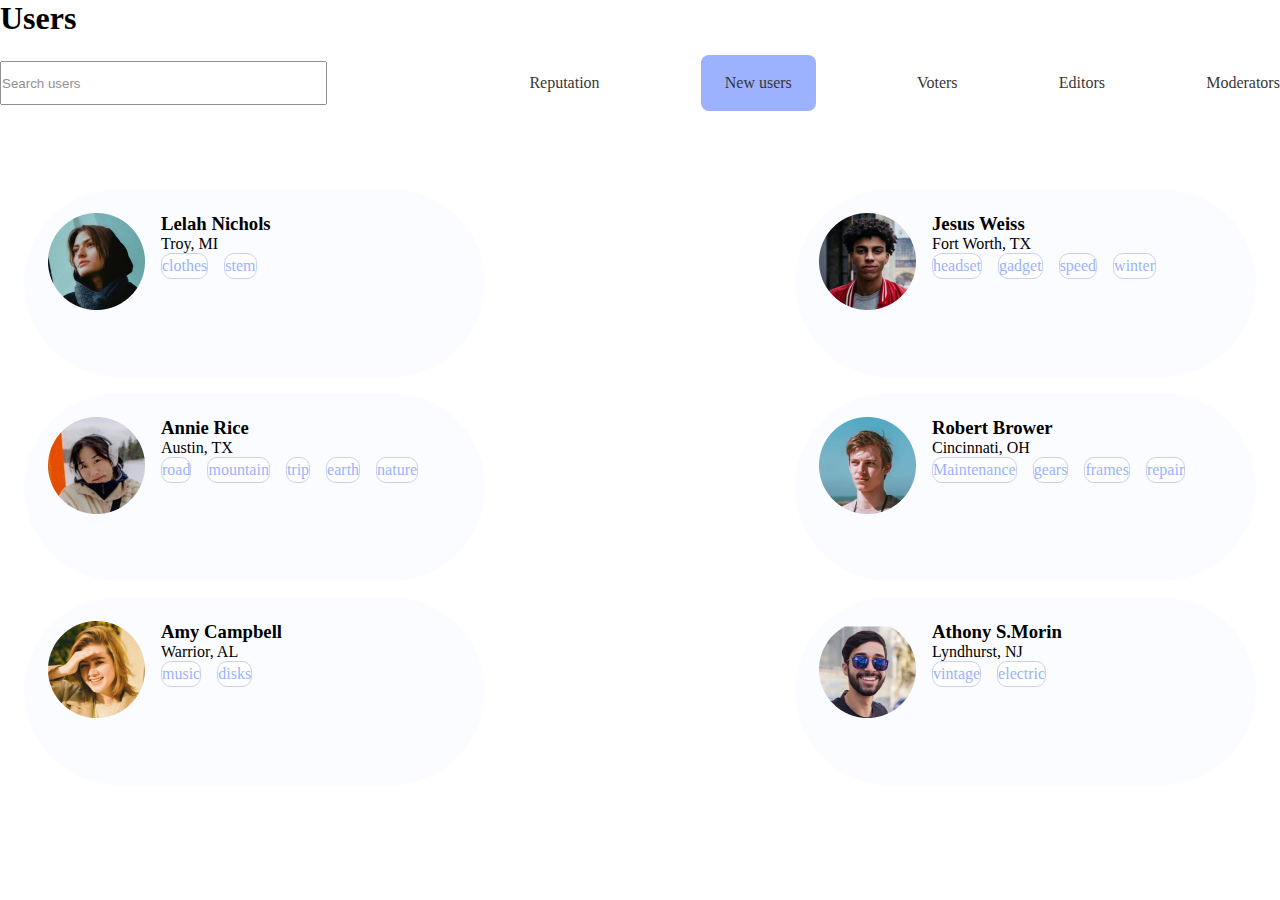
<file: luongthetai/bai3/index.html>
<!DOCTYPE html>
<html lang="en">
<head>
    <meta charset="UTF-8">
    <meta http-equiv="X-UA-Compatible" content="IE=edge">
    <meta name="viewport" content="width=device-width, initial-scale=1.0">
    <title>Document</title>
    <link rel="stylesheet" href="./assets/style/style.css">
</head>
<body>
    <div class="container">
        <h1>Users</h1>
        <br>
        <section class="header">
            <nav class="header__nabvar">
                <ul>
                    <li>
                        <form action="">
                        <input 
                          type="text"
                          placeholder="Search users"
                        />
                      </form>
                    </li>
                    <li></li>
                    <li>Reputation</li>
                    <li class="user">New users</li>
                    <li>Voters</li>
                    <li>Editors</li>
                    <li>Moderators</li>
                </ul>
            </nav>
        </section>
        <br>
        <br>
        <br>
        <section class="figures">
            <figure>
                <img src="./assets/img/Ellipse 1.png" alt="" srcset="" />
                <figcaption>
                    <h3>Lelah Nichols</h3>
                    <p>Troy, MI</p>
                    <div>
                        <ul>
                            <li>clothes</li>
                            <li>stem</li>
                        </ul>
                    </div>
                </figcaption>
            </figure>
            <figure>
                <img src="./assets/img/Ellipse 2.png" alt="" srcset="" />
                <figcaption>
                    <h3>Jesus Weiss</h3>
                    <p>Fort Worth, TX</p>
                    <div>
                        <ul>
                            <li>headset</li>
                            <li>gadget</li>
                            <li>speed</li>
                            <li>winter</li>
                        </ul>
                    </div>
                </figcaption>
            </figure>
            <figure>
                <img src="./assets/img/Ellipse 3.png" alt="" srcset="" />
                <figcaption>
                    <h3>Annie Rice</h3>
                    <p>Austin, TX</p>
                    <div>
                        <ul>
                            <li>road</li>
                            <li>mountain</li>
                            <li>trip</li>
                            <li>earth</li>
                            <li>nature</li>
                        </ul>
                    </div>
                </figcaption>
            </figure>
            <figure>
                <img src="./assets/img/Ellipse 4.png" alt="" srcset="" />
                <figcaption>
                    <h3>Robert Brower</h3>
                    <p>Cincinnati, OH</p>
                    <div>
                        <ul>
                            <li>Maintenance</li>
                            <li>gears</li>
                            <li>frames</li>
                            <li>repair</li>
                        </ul>
                    </div>
                </figcaption>
            </figure>
            <figure>
                <img src="./assets/img/Ellipse 5.png" alt="" srcset="" />
                <figcaption>
                    <h3>Amy Campbell</h3>
                    <p>Warrior, AL</p>
                    <div>
                        <ul>
                            <li>music</li>
                            <li>disks</li>
                        </ul>
                    </div>
                </figcaption>
            </figure>
            <figure>
                <img src=".//assets/img/Ellipse 6.png" alt="" srcset="" />
                <figcaption>
                    <h3>Athony S.Morin</h3>
                    <p>Lyndhurst, NJ</p>
                    <div>
                        <ul>
                            <li>vintage</li>
                            <li>electric</li>
                        </ul>
                    </div>
                </figcaption>
            </figure>
        </section>
    </div>
</body>
</html>
</file>
<file: luongthetai/bai3/assets/style/style.css>
*{
    box-sizing: border-box;
    margin: 0;
    padding: 0;
}
body{
    font-family: 'Poppins';
    font-style: normal;
}
.header__navbar {
    width: 100%;
    max-width: 100%;
    margin-bottom: 62px;
}
ul{
    list-style: none;
    display: flex;
    flex-direction: row;
    justify-content: space-between;
    align-items: center;
    padding: 0px;
}
li{
    font-family: 'Poppins';
    font-style: normal;
    font-weight: 500;
    font-size: 16px;
    line-height: 24px;
    opacity: 0.8;
}
.user{
    background: #849FFF;
    border-radius: 8px;
    align-items: center;
    justify-content: center;
    height: 56px;
    width: 115px;
    display: flex;
}
form input{
    width: 327px;
    height: 44px;
}
.figures {
    flex-wrap: wrap;
    justify-content: space-between;
    margin: 0 auto;
    display: flex;
    flex-direction: row;
    align-items: flex-start;
    padding: 24px;
    gap: 16px;
    
}

.figures figure {
    background: #FBFCFF;
    border-radius: 100px;
    display: flex;
    flex-direction: row;
    align-items: flex-start;
    padding: 24px;
    gap: 16px;
}

.figures ul{
    display: flex;
    flex-direction: row;
    justify-content:flex-start;
    padding: 2px 8px;
    align-items: flex-start;
    padding: 0px;
    gap: 16px;
    width: 300px;
    height: 100px;
}
.figures li{
    color: #849FFF;
    background: #FFFFFF;
    border: 1px solid #BFC8E6;
    border-radius: 10px;
    max-width: 100px;
    max-height: 50px;
}
</file>
